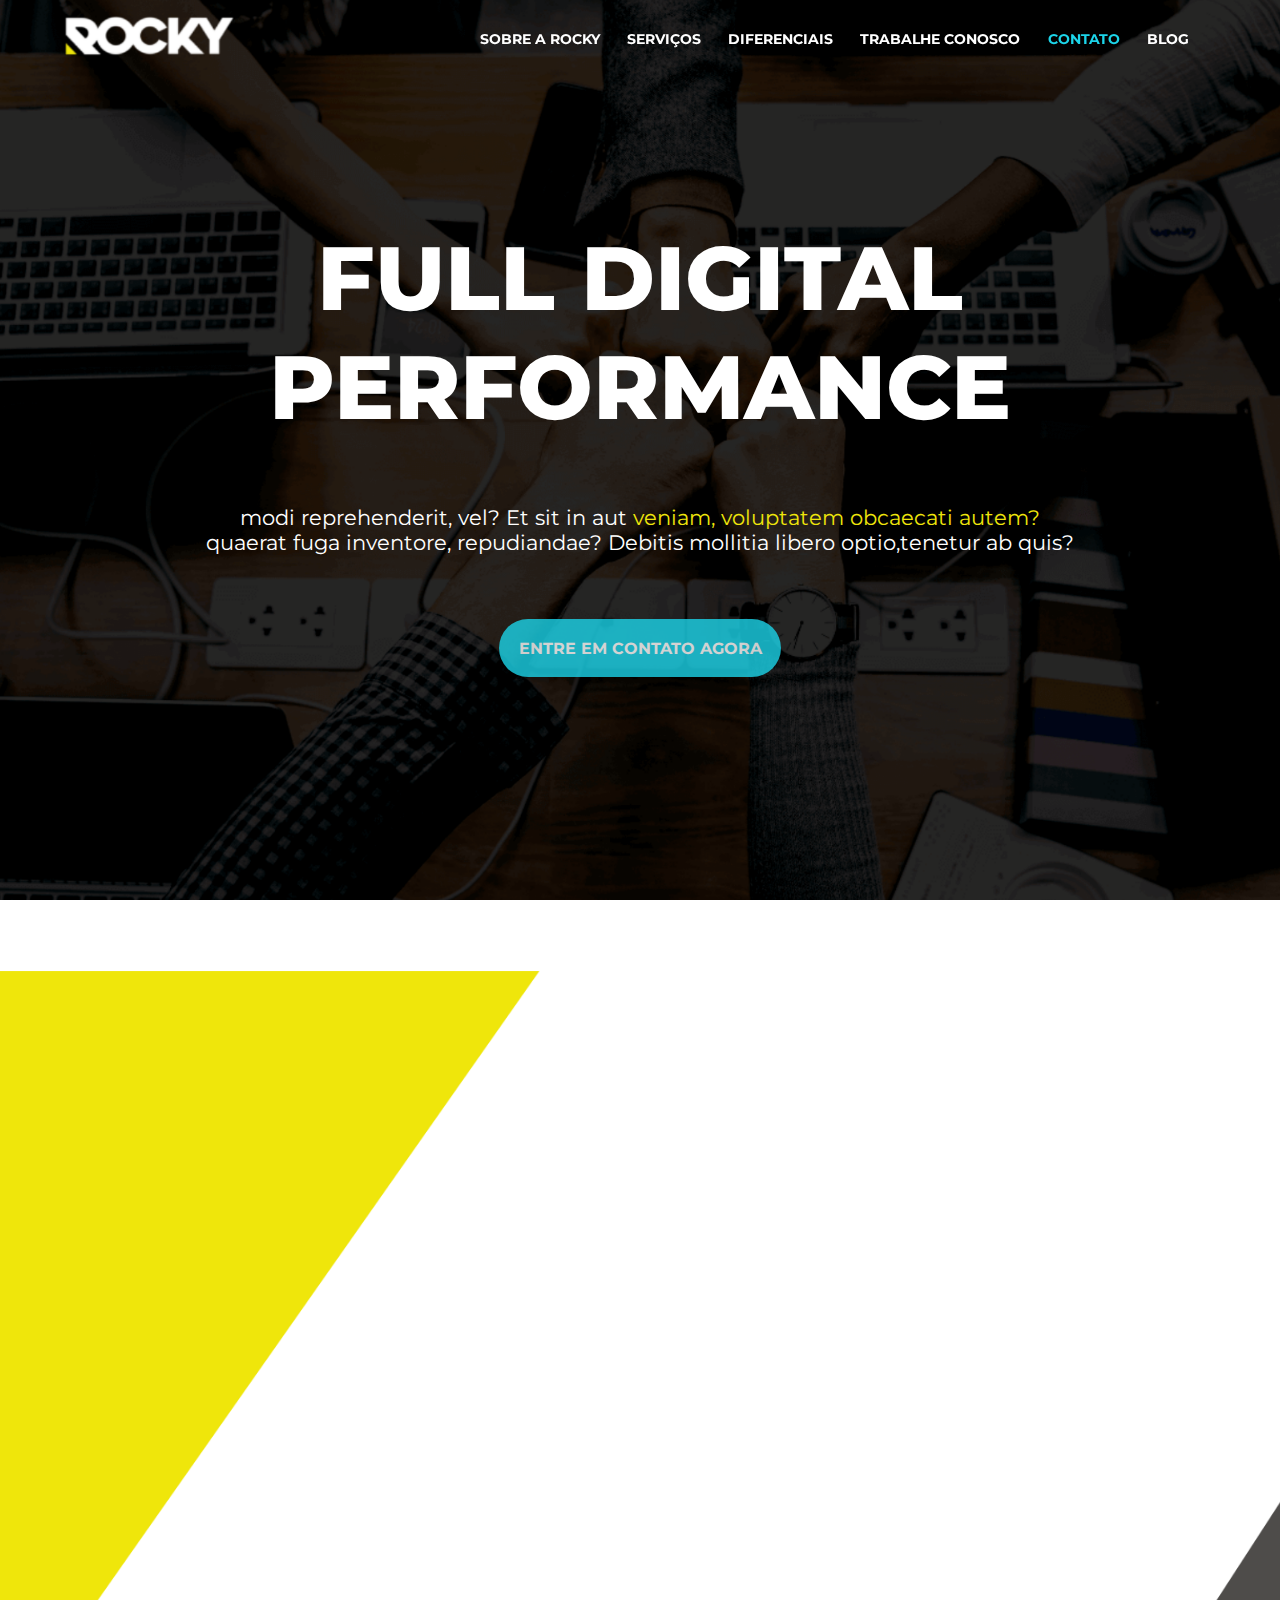
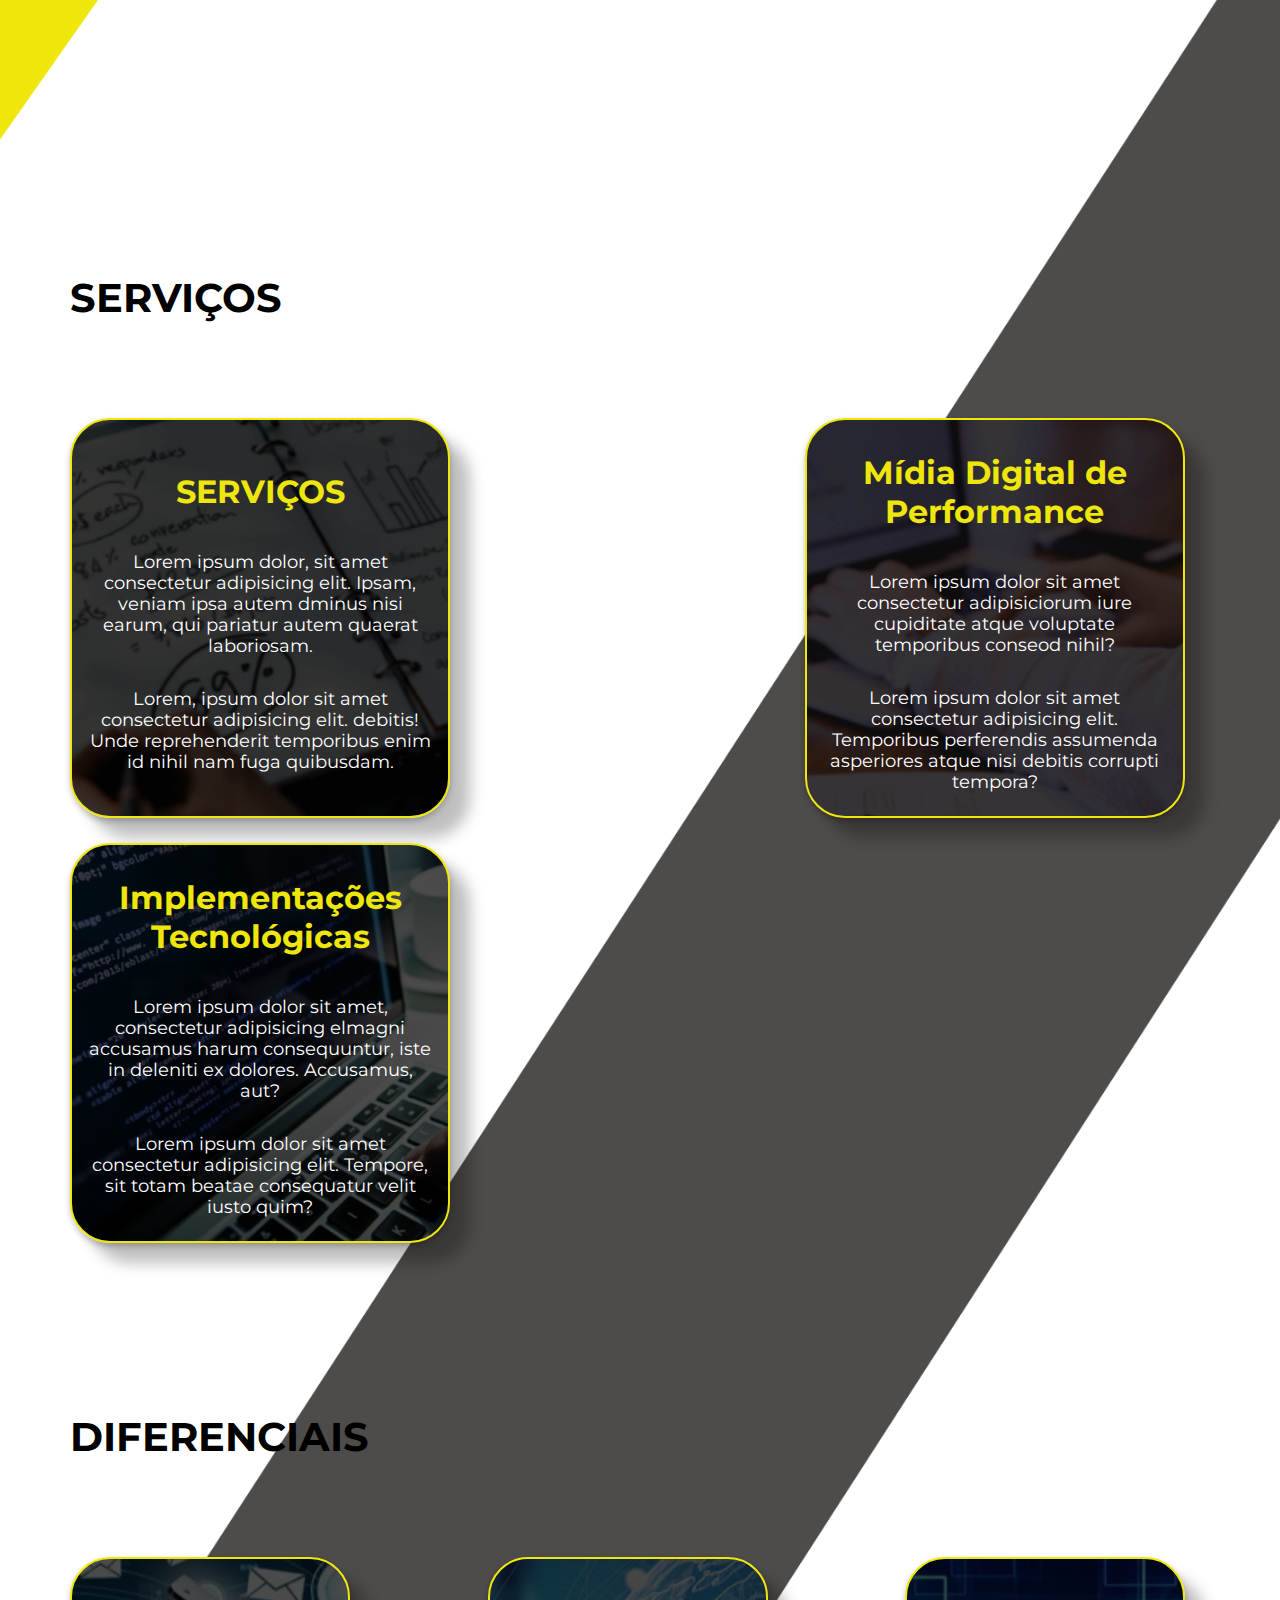
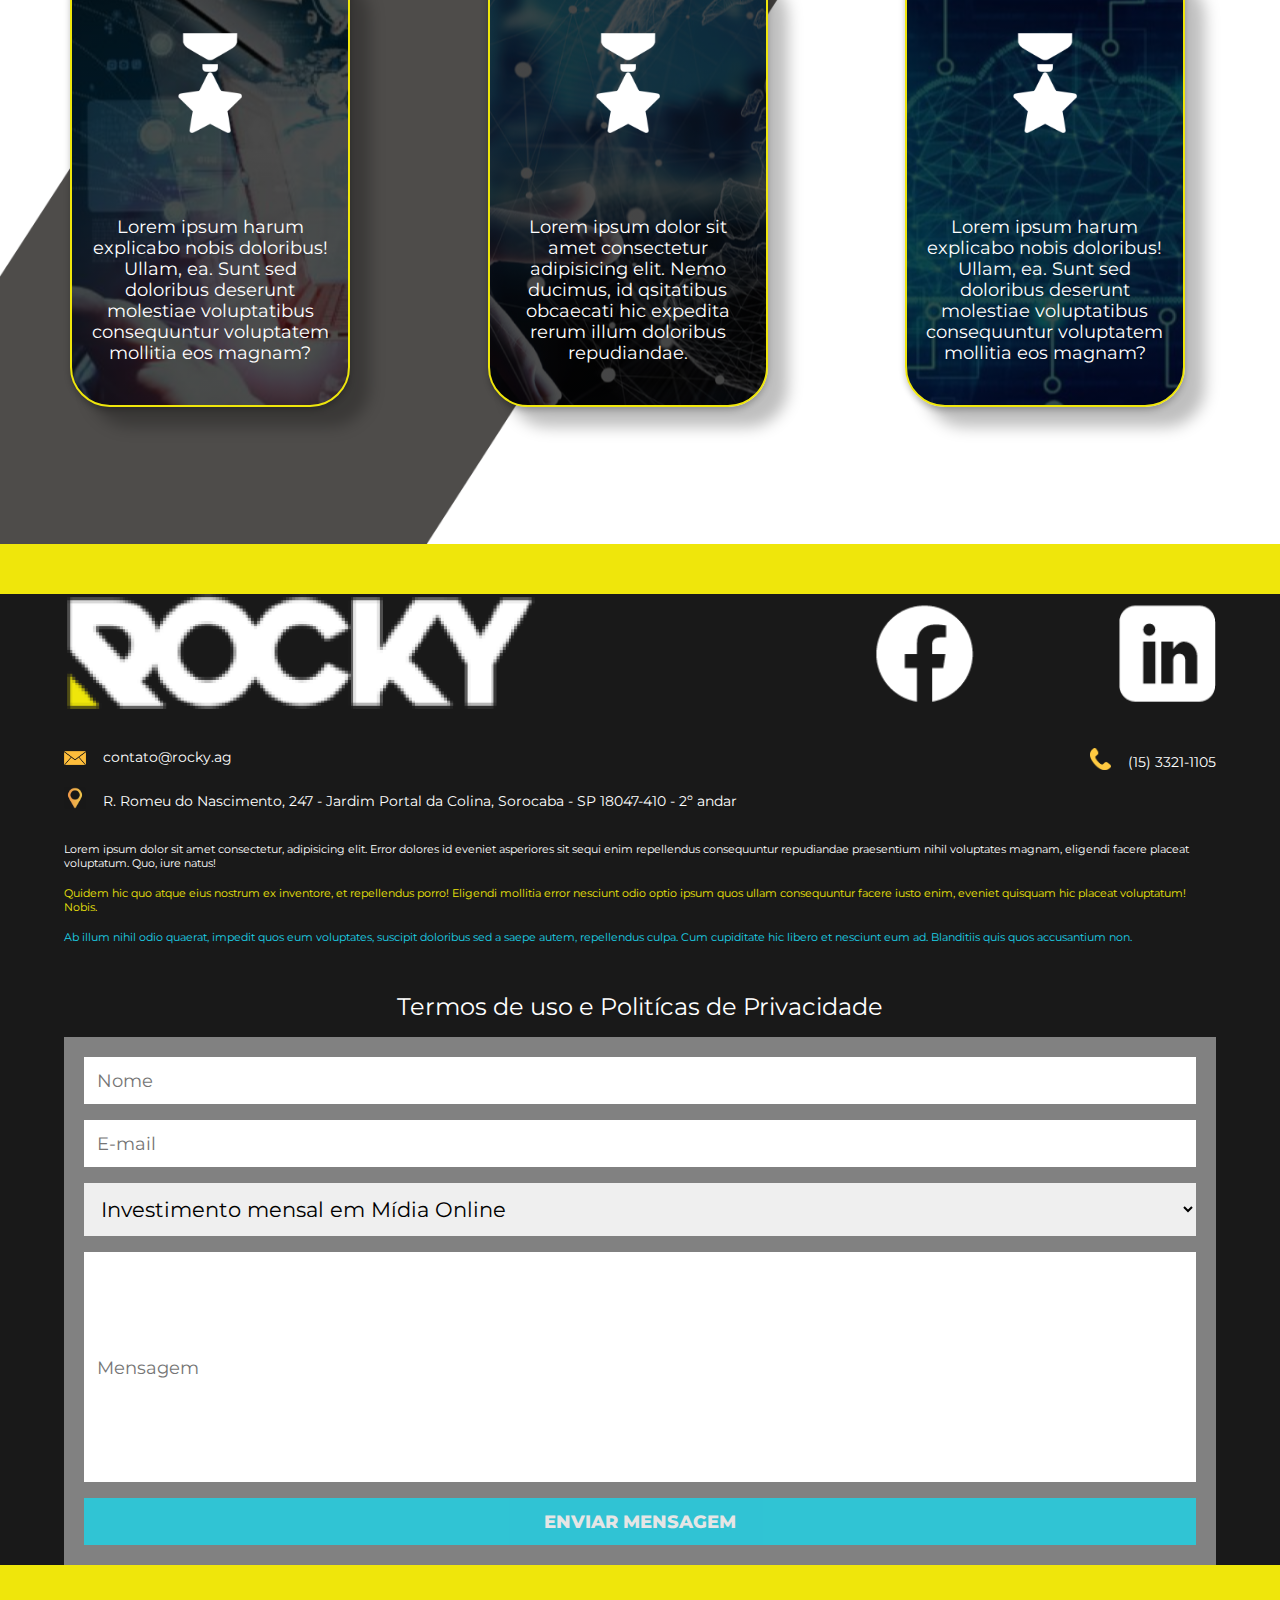
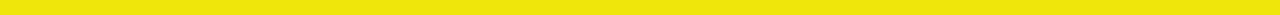
<file: index.html>
<!DOCTYPE html>
<html lang="pt-br">

<head>
    <meta charset="UTF-8">
    <meta http-equiv="X-UA-Compatible" content="IE=edge">
    <meta name="viewport" content="width=device-width, initial-scale=1.0">

    <!-- =========== SEO =========== -->
    <title>Rocky - Digital Marketing with Performance</title>

    <meta name="description" content="Digital Marketing for Companies that want Results.">

    <!-- =========== Favicon =========== -->
    <link rel="icon" href="assets/img/global/favicon.ico" type="image/x-ico">


    <!-- =========== Import CSS files =========== -->
    <link rel="stylesheet" href="assets/css/style.css">
    <link rel="stylesheet" href="assets/css/reset.css">
    <link rel="stylesheet" href="assets/css/responsive.css">

</head>

<body>


    <!-- =========== Menu Hamburguer (Only phone resolution) =========== -->
    <div class="menu__hamburguer">

        <!-- =========== Function open menu hamburguer =========== -->
        <input onclick="ModalMenu.open()" id="menu__hamburguer" type="checkbox">

        <label for="menu__hamburguer">
            <nav class="menu">
                <spam class="hamburguer"></spam>
            </nav>
        </label>

        <!-- === Modal when opening the hamburger menu === -->
        <div class="modal__overlay menu__modal">
            <div class="menu__modal__open">
                <ul>
                    <li id="modal__img"><img onclick="ModalMenu.close()" src="assets/img/global/exit.png" width="50px"
                            alt=""></li>
                    <li><a onclick="ModalMenu.close()" href="#">HOME</a></li>
                    <li><a onclick="ModalMenu.close()" href="#sobre">SOBRE A ROCKY</a></li>
                    <li>
                        <!-- Collapsible when clicking on services-->
                        <button type="button" class="collapsible">SERVIÇOS</button>
                        <div class="collapsible__content">
                            <ul onclick="ModalMenu.close()" id="collapsible__content__description">
                                <li><a href="#servicos">LOREM IPSUM</a></li>
                                <li><a href="#servicos">LOREM IPSUM</a></li>
                                <li><a href="#servicos">LOREM IPSUM</a></li>
                                <li><a href="#servicos">LOREM IPSUM</a></li>
                                <li><a href="#servicos">LOREM IPSUM</a></li>
                            </ul>
                        </div>
                    </li>
                    <li><button type="button" class="collapsible">DIFERENCIAIS</button>
                        <div class="collapsible__content">
                            <ul onclick="ModalMenu.close()" id="collapsible__content__description">
                                <li><a href="#diferenciais">LOREM IPSUM</a></li>
                                <li><a href="#diferenciais">LOREM IPSUM</a></li>
                                <li><a href="#diferenciais">LOREM IPSUM</a></li>
                                <li><a href="#diferenciais">LOREM IPSUM</a></li>
                                <li><a href="#diferenciais">LOREM IPSUM</a></li>
                            </ul>
                        </div>
                    </li>
                    <li><a onclick="ModalMenu.close()" href="#">TRABALHE CONOSCO</a></li>
                    <li><a onclick="ModalMenu.close()" href="#contato">CONTATO</a></li>
                    <li><a onclick="ModalMenu.close()" href="#">BLOG</a></li>
                </ul>
            </div>
        </div>

    </div>

    <!-- =========== Arrow to go back to the beginning =========== -->
    <div class="arrow">
        <a href="#">
            <img class="arrow__up" src="assets/img/mobile/arrow-up" alt="Arrow to go back to the beginning">
        </a>
    </div>
    <!-- =========== Header (Logo Image and Navbar) =========== -->
    <header class="header">
        <div class="header__content container">

            <div class="header__logo">
                <a href="#" title="Link home page">
                    <img id="img-logo" class="header__logo--modify" src="assets/img/web/logo.png" alt="Logo Rocky"
                        width="170" height="40">
                </a>
            </div>

            <ul class="header__menu">
                <li>
                    <a href="#sobre">SOBRE A ROCKY</a>
                </li>
                <li>
                    <a href="#servicos">SERVIÇOS</a>
                </li>
                <li>
                    <a href="#diferenciais">DIFERENCIAIS</a>
                </li>
                <li>
                    <a href="#trabalhe-conosno">TRABALHE CONOSCO</a>
                </li>
                <li>
                    <a href="#contato">CONTATO</a>
                </li>
                <li>
                    <a rel="canonical" href="#" target="_blank">BLOG</a>
                </li>
            </ul>

        </div>
    </header>

    <article>
        <!-- =========== Content initial (Presentation) =========== -->
        <section class="initial ">
            <div class="initial__content">

                <h1 class="initial__title">FULL DIGITAL PERFORMANCE</h1>

                <div class="initial__description">
                    <p>modi reprehenderit, vel? Et sit in aut <span class="initial__description--color">veniam,
                            voluptatem obcaecati autem?</span></p>
                    <p>quaerat fuga inventore, repudiandae? Debitis mollitia libero optio,tenetur ab quis?</p>
                </div>

                <a class="button" href="#contact">ENTRE EM CONTATO AGORA</a>

            </div>
        </section>

        <!-- =========== Content About (Important information about a rocky) =========== -->
        <section id="sobre" data-animation="left" class="about container">

            <h2 class="section__titles">
                SOBRE
            </h2>

            <div class="about__description">
                <p>Lorem ipsum dolor sit amet consectetur adipisicing elit. Commodi quasi ut nam minima cumque
                    perferendis tempore aliquid placeat vel fugiat, odio eum voluptatibus quas praesentium accusamus
                    quibusdam aspernatur ab saepe.
                    Rem nihil explicabo, fuga repellendus minus sequi adipisci quae alias laboriosam distinctio
                    eaque minima, nam earum! Voluptas quo iure sapiente laudantium iste magnam, dolorem repudiandae,
                    quia dolores, tempore nesciunt assumenda.</p>

                <p><strong>Nam, aliquid dignissimos. Totam ad, reiciendis ab voluptas autem illo dignissimos sit eaque
                        repellendus obcaecati. Laudantium rem qui fugiat, aspernatur eligendi ratione excepturi
                        facilis distinctio dolor aut error eveniet repellat!
                        Porro officiis, nihil sunt, consectetur quos debitis sed suscipit alias, dolorem magnam
                        explicabo! Dolorem odio et ipsum, maiores, in fugit blanditiis animi sed error voluptatibus
                        harum quia amet debitis quo?</strong></p>

                <p> Tenetur fugit optio, repellat exercitationem, obcaecati ut provident reprehenderit aperiam natus
                    laboriosam quibusdam quod. Pariatur, mollitia? Quisquam repellendus nisi vitae molestiae,
                    explicabo magnam rem dolorum enim ducimus alias cupiditate minus?
                    Blanditiis, rerum exercitationem. Quia adipisci delectus aut, cupiditate tempore dolorum animi
                    totam corporis perspiciatis nobis est quae placeat. Aspernatur fugiat perspiciatis perferendis,
                    sint qui sit voluptate quae corrupti sequi inventore?</p>
            </div>
        </section>

        <!-- =========== Content Services (Presentation of some services) =========== -->
        <section id="servicos" class="services container">

            <h2 class="section__titles">
                SERVIÇOS
            </h2>

            <div class="services__container ">
                <div class="row">

                    <!-- Cover letters with your description -->
                    <div class="row__card__services row__services__one">

                        <h3 class="card__title">
                            SERVIÇOS
                        </h3>

                        <p class="card__description">Lorem ipsum dolor, sit amet consectetur adipisicing elit. Ipsam,
                            veniam ipsa autem dminus nisi earum, qui pariatur autem quaerat laboriosam.</p>
                        <p class="card__description">Lorem, ipsum dolor sit amet consectetur adipisicing elit. debitis!
                            Unde reprehenderit temporibus enim id nihil nam fuga quibusdam.</p>
                    </div>

                    <div class="row__card__services row__services__two">
                        <h3 class="card__title">
                            Mídia Digital de Performance
                        </h3>

                        <p class="card__description">Lorem ipsum dolor sit amet consectetur adipisiciorum iure cupiditate
                            atque voluptate temporibus conseod nihil?</p>
                        <p class="card__description">Lorem ipsum dolor sit amet consectetur adipisicing elit. Temporibus
                            perferendis assumenda asperiores atque nisi debitis corrupti tempora?</p>
                        </p>
                    </div>

                    <div class="row__card__services row__services__three">

                        <h3 class="card__title">
                            Implementações Tecnológicas
                        </h3>

                        <p class="card__description">Lorem ipsum dolor sit amet, consectetur adipisicing elmagni accusamus harum
                            consequuntur, iste in deleniti ex dolores. Accusamus, aut?</p>
                        <p class="card__description">Lorem ipsum dolor sit amet consectetur adipisicing elit. Tempore,
                            sit totam beatae consequatur velit iusto quim?</p>
                    </div>

                </div>
            </div>
        </section>

        <!-- =========== Content Differentials (Differential points in the company) =========== -->
        <section id="diferenciais" class="diferentails container">

            <h2 class="section__titles">
                DIFERENCIAIS
            </h2>


            <div class="services__container">
                <div class="row">

                    <!-- Differential letter with its description -->
                    <div class="row__card__diferentails row__differentials__one">
                        <img class="medal-icon" src="assets/img/global/medal.png" alt="Medal Icon">

                        <p class="card__description">Lorem ipsum harum explicabo nobis doloribus! Ullam, ea. Sunt sed
                            doloribus deserunt molestiae voluptatibus consequuntur voluptatem mollitia eos magnam?</p>

                    </div>
                    <div class="row__card__diferentails row__differentials__two">
                        <img class="medal-icon" src="assets/img/global/medal.png" alt="Medal Icon">

                        <p class="card__description">Lorem ipsum dolor sit amet consectetur adipisicing elit. Nemo
                            ducimus, id qsitatibus obcaecati hic expedita rerum illum doloribus repudiandae.</p>

                    </div>
                    <div class="row__card__diferentails row__differentials__three">
                        <img class="medal-icon" src="assets/img/global/medal.png" alt="Medal Icon">

                        <p class="card__description">Lorem ipsum harum explicabo nobis doloribus! Ullam, ea. Sunt sed
                            doloribus deserunt molestiae voluptatibus consequuntur voluptatem mollitia eos magnam?</p>

                    </div>
                </div>
            </div>
        </section>

        <!-- =========== Footer (Contacts and a form) =========== -->
        <section id="contato" class="footer ">
            <div id="yellow"></div>

            <!-- =========== Location and contact information =========== -->
            <div class="footer__contacts container">
                <img src="assets/img/global/logo-facebookAndLinkedin.png" alt="Logo Rocky">

                <div class="footer__content__contact">
                    <div class="footer__localization">
                        <div class="footer__email__telephone">

                            <div class="footer__email">
                                <img src="assets/img/global/email.png" style="width: 1.4rem;" alt="Icon email">
                                <span>contato@rocky.ag</span>
                            </div>

                            <div class="footer__number">
                                <img src="assets/img/global/telephone.png " style="width: 1.3rem;" alt="Icon Telephone">
                                <span>(15) 3321-1105</span>
                            </div>

                        </div>
                        <div class="footer__gps">
                            <img src="assets/img/global/gps.png" style="width: 1.4rem;" alt="Icon Gps">
                            <span>R. Romeu do Nascimento, 247 - Jardim Portal da Colina, Sorocaba - SP 18047-410 - 2º
                                andar</span>
                        </div>

                    </div>
                    <div class="footer__texts">
                        <p>Lorem ipsum dolor sit amet consectetur, adipisicing elit. Error dolores id eveniet asperiores
                            sit
                            sequi enim repellendus consequuntur repudiandae praesentium nihil voluptates magnam,
                            eligendi
                            facere placeat voluptatum. Quo, iure natus!</p>

                        <p class="contats__descrtiption--yellow">Quidem hic quo atque eius nostrum ex inventore, et
                            repellendus porro! Eligendi mollitia error nesciunt odio optio ipsum quos ullam consequuntur
                            facere iusto enim, eveniet quisquam hic placeat voluptatum! Nobis.</p>

                        <p class="contats__descrtiption--blue">Ab illum nihil odio quaerat, impedit quos eum voluptates,
                            suscipit doloribus sed a saepe autem, repellendus culpa. Cum cupiditate hic libero et
                            nesciunt
                            eum ad. Blanditiis quis quos accusantium non.</p>

                        <p class="contats__termos"><a rel="canonical" href="#">Termos de uso e Politícas de
                                Privacidade</a></p>

                    </div>
                </div>
            </div>

            <!-- =========== Form =========== -->
            <div id="contact" class="footer__form">

                <form class="form__content" method="post" action="">
                    <input id="nome" type="text" required name=nome placeholder="Nome" />
                    <input id="email" type="text" required name=email placeholder="E-mail">
                    <select name="checkbox-phase" class="form__select" aria-invalid="false" id="">
                        <option value> Investimento mensal em Mídia Online</option>
                        <option value="De R$ 0 a R$ 49.999,99">De R$ 0 a R$ 50.000,00</option>
                        <option value="Entre R$ 50.000,00 a R$ 99.999,99">Entre R$ 50.000,00 a R$ 99.999,99</option>
                        <option value="Entre R$ 100.000,00 a R$ 199.999,99">Entre R$ 100.000,00 a R$ 199.999,99</option>
                        <option value="Mais de R$ 200.000,00">Mais de R$ 200.000,00</option>
                    </select>
                    <input type="text" type="text" required name=mensagem placeholder="Mensagem">
                    <input id="form__button" type="submit" value="ENVIAR MENSAGEM">
                </form>

            </div>
            <div id="yellow"></div>
        </section>

    </article>

    <!-- =========== Import JavaScript files =========== -->
    <script type="text/javascript" src="script/script.js"></script>
</body>

</html>
</file>
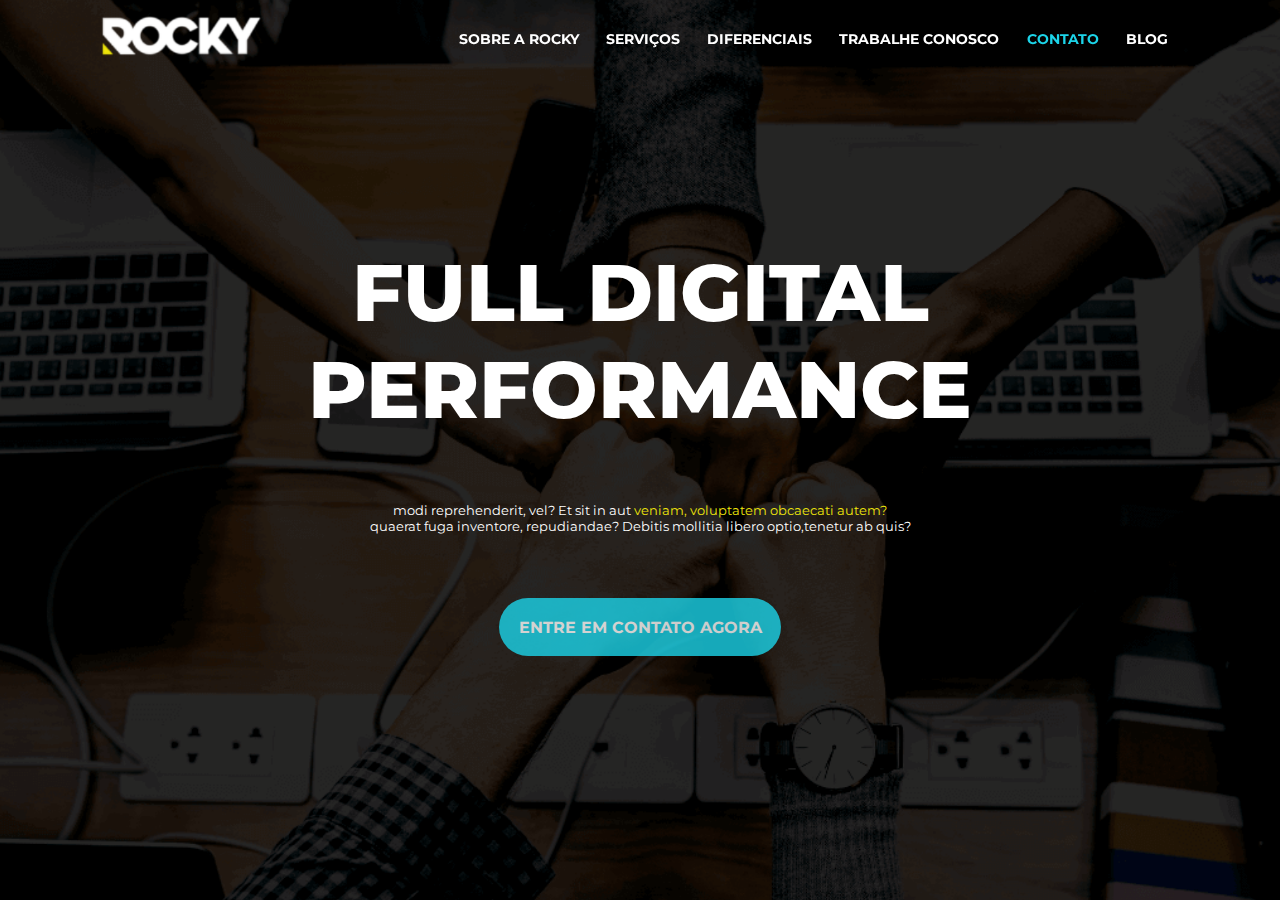
<file: pages/index.html>
<!DOCTYPE html>
<html lang="pt-br">

<head>
    <meta charset="UTF-8">
    <meta http-equiv="X-UA-Compatible" content="IE=edge">
    <meta name="viewport" content="width=device-width, initial-scale=1.0">


    <!-- -->
    <title>Rocky - Digital Marketing with Performance</title>

    <meta name="description" content="Digital Marketing for Companies that want Results.">

    <!-- =========== Import font =========== -->
    <link rel="preconnect" href="https://fonts.gstatic.com">
<link href="https://fonts.googleapis.com/css2?family=Montserrat:wght@400;700;800&display=swap" rel="stylesheet">

<!-- =========== Import CSS file =========== -->
    <link rel="stylesheet" href="../css/style.css">

</head>

<body>

<!-- =========== Header (Logo Image and Navbar) =========== -->
    <header>

        <div class="header-content container">
            <div class="container-logo">
                <a href="#" title="Link home page">
                    <img src="../img/web/logo.png" alt="Logo Rocky" width="160" height="40">
                </a>
            </div>
    
            <ul class="container-menu">
                <li>
                    <a href="#sobre">SOBRE A ROCKY</a>
                </li>
                <li>
                    <a href="#servicos">SERVIÇOS</a>
                </li>
                <li>
                    <a href="#diferenciais">DIFERENCIAIS</a>
                </li>
                <li>
                    <a href="#trabalhe-conosno">TRABALHE CONOSCO</a>
                </li>
                <li>
                    <a href="#contato">CONTATO</a>
                </li>
                <li>
                    <a href="#blog">BLOG</a>
                </li>
            </ul>
        </div>
        
    </header>

<!-- =========== Content initial =========== -->
    <section class="initial" style="background-image: url('/img/web/s1 ft1.png'); ">

        <div class="container">

            <h2 class="initial-title">FULL DIGITAL PERFORMANCE</h2>
            <div class="initial-description">
                <p>modi reprehenderit, vel? Et sit in aut <span class="initial-description-color">veniam, voluptatem obcaecati autem?</span></p>
                <p>quaerat fuga inventore, repudiandae? Debitis mollitia libero optio,tenetur ab quis?</p>
            </div>
            <a class="initial-button" href="#">ENTRE EM CONTATO AGORA</a>
        </div>

    </section>

    <!-- =========== Import JavaScript file =========== -->

</body>

</html>
</file>
<file: assets/css/style.css>
/*================= Import CSS files Responsiveness =================*/
@import url('header.css');
@import url('footer.css');

/*================= Variables Collors =================*/
:root {
    --lightblue: #1cd4e9;
    --yellow: #EFE60B;
}

/* 
    Order of attributes

    .selector {
        Positioning (Position)

        Display & Box Model (Display)

        Color (Color/Background)

        Text (Font-size)

        Orthers (Transition)
*/

html {
    scroll-behavior: smooth;
}

body {
    background-image: url(../img/web/bg.png);
    background-size: cover;
    background-position: center;
}

/* Configuring responsiveness to all containers */
.container {
    margin: 0 5vw;
    max-width: 1500px;
}

article {
    display: flex;
    flex-direction: column;
    justify-content: center;
    align-items: center
}

/*================= Section Initial =================*/
.initial {
    position: relative;
    
    display: flex;
    justify-content: center;
    align-items: center;
    text-align: center;
    height: 100vh;
    margin-bottom: 1rem;
    
    background: url(../img/web/s1\ ft1.png) no-repeat  50% 0;
    background-size: cover;
    color: #ffffff;
}

.initial__title {
    font-weight: 800;
    font-size: 7vw;

    animation: AnimationLeftToRight 1s 1s 1;
}

.initial__description {
    margin: 4rem 1rem 0 ;

    font-size: calc(0.5em + 1vw);
    
    animation: AnimationRightToLeft 1s 1s 1;
}

.initial__description--color {
    color: var(--yellow);
}

/*================= Button initial (CONTATO) =================*/
.button {
    display: inline-block;
    
    padding: 1.2rem;
    margin-top: 4rem;
    border-radius: 50px;
    text-decoration: none;
    
    background: var(--lightblue);
    color: white;
    
    font-weight: 700;

    opacity: 0.8;
    animation: AnimationDownToUp 1s 1s 1;
}

    .button:hover {
        border: .5rem solid;
        border-color: var(--yellow);
        opacity: 1;
        transition: 0.5s;
    }

/*================= Titles of each session =================*/
.section__titles {
    margin-bottom: 6rem;
    margin-top: 4rem;

    font-weight: 700;
    font-size: 2.5rem;
}

/*================= About the company =================*/
.about__description {
    padding: 2rem;
    border: 1px solid;
    
    background-color: white;

    animation: AnimationLeftToRight 1s 1s 1;
    box-shadow: 0px 0px 20px 1px rgba(0,0,0,0.43);
}

    .about__description p {
        padding: 1rem;

        font-size: 1.5rem;
    }

/*================= About animation =================*/
[data-animation] {
    opacity: 0;
    transition: 1.5s;
}

[data-animation="left"] {
    transform: translate3d(-100vw, 0px, 0px);
}

[data-animation].animate {
    opacity: 1;
    transform: translate3d(0px , 0px, 0px);
}

/*================= Company services =================*/
.services {
    width: 89vw;
}

.services__container {
    text-align: center;
}

/*================= Services and Differentials card =================*/
.row {
    display: flex;
    flex-wrap: wrap;
    justify-content: space-between;

    margin-bottom: 5rem;
}


.row__card__services {
    display: flex;
    flex-direction: column;
    align-items: center;
    justify-content: center;
    
    width: 40vw;
    max-width: 380px;
    height: 40vh;
    min-height: 400px;
    margin: 0 25px 25px 0;
    border-radius: 40px;
    border: 2px solid var(--yellow);
    
    background-position: center center;
    
    text-align: center;
    
    box-shadow: 20px 20px 15px rgba(0, 0, 0, 0.253), 0 3px 6px rgba(0,0,0,0.24);
    transition:.2s all; 
}
  
    .row:hover .row__card__services{
        opacity:.5;
        filter:blur(3px);
        transform: scale(.98);
        box-shadow:none;
    }

    .row:hover .row__card__services:hover{
        opacity:1;
        transform:scale(1);
        filter:blur(0px);
        box-shadow:0 8px 20px 0px rgba(0,0,0,0.125);
    }

.row__card__diferentails {
    display: flex;
    flex-direction: column;
    justify-content: space-around;
    align-items: center;
    
    width: 40vw;
    max-width: 280px;
    height: 450px;
    margin: 0 25px 25px 0;
    border-radius: 40px;

    border: 2px solid var(--yellow);
    
    background-position: center center;
    
    text-align: center;

    box-shadow: 20px 20px 15px rgba(0, 0, 0, 0.253), 0 3px 6px rgba(0,0,0,0.24);
    transition: all 0.3s cubic-bezier(.25,.8,.25,1);
  }
  
    .row__card__diferentails:hover{
        border-top-left-radius: 10px;
        border-bottom-left-radius: 10px;
        animation-name: CardBorder;
        animation-duration: .25s;
      
        border-left: 15px solid var(--yellow);
        box-shadow: 0 14px 28px rgba(0,0,0,0.25), 0 10px 10px rgba(0,0,0,0.22);
    }

.row__services__one {
    background-image: url(../img/web/s3\ ft1.png);
}

.row__services__two {
    background-image: url(../img/web/s3\ ft2.png)
}

.row__services__three {
    background-image: linear-gradient(rgba(0,0,0,0.7), rgba(0,0,0,0.7)), url(../img/web/s3\ ft3.png)
}

.card__title {
    padding: 1.5rem;

    font-weight: 700;
    font-size: 2rem;

    color: var(--yellow);
}

.card__description {
    padding: 1rem;

    font-weight: 400;
    font-size: 1.1rem;

    color: white;
}

/*================= Company Differentials =================*/
.diferentails {
    width: 89vw;
    margin-bottom: 2rem;
}

.medal-icon {
    width: 100px;
    padding: 3rem 0 1rem 0;
}

.row__differentials__one {
    background-image: linear-gradient(rgba(0,0,0,0.7), rgba(0,0,0,0.7)), url(../img/web/s4\ ft1.png)
}
.row__differentials__two {
    background-image: linear-gradient(rgba(0,0,0,0.7), rgba(0,0,0,0.7)), url(../img/web/s4\ ft2.png)
}
.row__differentials__three {
    background-image: linear-gradient(rgba(0,0,0,0.7), rgba(0,0,0,0.7)), url(../img/web/s4\ ft3.png)
}


/*================= Animation Content Initial =================*/

/* Text principal (FULL DIGITAL PERFORMANCE */
@keyframes AnimationLeftToRight{
    0%{
        transform: translate(-100vw)
    }
        
    100%{
        transform: translate(0)
    }
}

/* Description (Lorem) */
@keyframes AnimationRightToLeft{
    0%{
        transform: translate(100vw)
    }
        
    100%{
        transform: translate(0)
    }
}

/* Button (ENTRE EM CONTATO AGORA) */
@keyframes AnimationDownToUp{
    0%{
        transform: translateY(100vh)
    }
        
    100%{
        transform: translate(0)
    }
}

/*================= Animation Card =================*/
@keyframes CardBorder {
    0%   {border-left: 1px solid #ffffff;}
    25%  {border-left: 5px solid rgb(241, 241, 110)}
    50%  {border-left: 10px solid rgb(255, 255, 76)}
    100% {border-left: 15px solid var(--yellow)}
}
</file>
<file: assets/css/responsive.css>
@media only screen and (max-width: 768px) {
    /*================= HEADER =================*/
    /* Removing header web*/
    .header__menu, .header__logo--web{
        display: none;
    }
    
    .header__movescroll {
        display: none;
    }
    
    .header {
        position: absolute;
    }

    /* Putting mobile menu */
    .menu {
        display: block;
        z-index: 2;
    }
    
    .menu__modal__open {
        width: 400px;
    }

    .menu__modal__open li,
    .menu__modal__open button {
        font-size: 2rem;
    }
    
    menu__modal__open button {
        font-size 2rem;
    }
    /* Adjusting the logo photo */
    .header__logo--modify {
        display: block;
        width: 170px;
        height: 40px;
        margin: 0.2rem auto;
        padding: 20px;

        background: url(../img/mobile/logo.png) center center no-repeat;

        text-align: center;
    }

    /*Setting arrow to return to the beginning*/
    .arrow {
        position: absolute;
    }
    .arrow__up {
        display: block;
        z-index: 1;
    }

    /*================= About descripition =================*/
    .about__description p {
        padding: 0.5rem;

        font-size: calc(0.8em + 1vw);;
    }

   

    /*================= Titles of each session =================*/
    .section__titles{
        margin: 4rem 0;
    }
	
    /*================= Services and Differentials card =================*/
    .row{
        display: block;
    }

    /*Adjusting the cards on the screen*/
    .row__card__services, .row__card__diferentails {
        width: 90vw;
        max-width: 700px;
        height: 55vh;
        max-height: 700px;
        margin: 30px 0;
        
        background-size: 1000px;

        font-size: 1.6rem;
    }

    /*Changing the photos on the services card*/
    .row__services__one {
        background-image: url(../img/mobile/s3\ ft1.png);
    }
    .row__services__two {
        background-image: url(../img/mobile/s3\ ft2.png);
    }
    .row__services__three {
        background-image: linear-gradient(rgba(0,0,0,0.7), rgba(0,0,0,0.7)), url(../img/mobile/s3\ ft3.png);
    }
    
    
    /*Changing the photos on the differentials card*/
    .row__differentials__one {
        background-image: linear-gradient(rgba(0,0,0,0.7), rgba(0,0,0,0.7)), url(../img/mobile/s4\ ft1.png);
    }
    .row__differentials__two {
        background-image: linear-gradient(rgba(0,0,0,0.7), rgba(0,0,0,0.7)), url(../img/mobile/s4\ ft2.png)
    }
    .row__differentials__three {
        background-image: linear-gradient(rgba(0,0,0,0.7), rgba(0,0,0,0.7)), url(../img/mobile/s4\ ft3.png)
    }
    
    .medal-icon {
        width: 120px;
    }
    
    /*Changing informations card*/
    .card__title {
        margin: 1rem;
        padding: 0.5rem;
        
        font-size: calc(1.5em + 1vw);
    }

    .card__description {
        padding: 1rem;
        
        font-size: calc(0.7em + 1vw);
    }

    /*================= Footer =================*/

    /*Footer Contacts*/
    .footer__contacts, .footer__form {
        width: 100%;
        margin: 0;

        padding: 1.5rem;
    }

        .footer__contacts > span p{
            font-size: 1.4rem;
        }

    .footer__email, 
    .footer__number {
        display: inline;
        margin-top: 1rem;

        font-size: 1.2rem;
    }

    .footer__gps {
        display: flex;
        font-size: 1.2rem;
    }

        .footer__gps img {
            height: 23px;
        }

    .footer__form {
        width: 100%;
    }

    /*Footer Form*/
    #form__button {
        opacity: 1;
    }
    
    .form__content input{
        display:flex;
        flex-direction: column;
        width: 100%;
        padding: 25px;

        font-size: 1.5rem;

        box-sizing: border-box;
    }

        .form__content input:nth-child(4) {
            height: 330px;
        }

        .form__content input:focus{
            border-left: 1rem solid #EFE60B;
            transition: .5s;
        }

    .form__select {
        margin: 1rem 0;
    }
    
}

@media only screen and (min-width: 1330px) { 
    
    /*================= Footer =================*/
    /*Footer contact*/
    .footer__form, .footer__contacts {
        max-width: 500px;
        max-height: 800px;
        margin-top: 2rem;
    }
   
        .footer__content__contact p {
            margin-bottom: 3rem;
            
            font-size: 1.2rem;
        }

        .footer__localization span {
            font-size: 1.4rem;
        }

    /*Footer Form*/
    .footer__form {
        margin-left: 10vw;
    }
    
    .form__content input{
        padding: 20px;
        font-size: 1.5rem;
    }
    
    .form__content input+input {
        margin-top: 2.5rem;
    }
    .form__content input:nth-child(4) {
        height: 20rem;
    }

    .form__select {
        margin: 2rem 0;
        padding: 20px;
    }

    .form__content input:focus{
        border-left: 1rem solid #EFE60B;
        transition: .5s;
    }
}
</file>
<file: css/style.css>
/*================= Collors =================*/
:root {
    --lightblue: #1cd4e9;
    --yellow: #EFE60B;
}

/*================= Reset =================*/
* {
    padding:0;
    margin:0;
    list-style:none;
    font-family: 'Montserrat', sans-serif;
}

@media (max-width: 700px) {
    html {
        font-size: 0.8rem;
        transition: 1.5s;
    }
}

/* Configuring responsiveness to all containers */

.container {
	margin: 0 30px;
}


@media (min-width: 750px) {
	.container {
		margin: 0 65px;
    }
}


@media (min-width: 1200px) {
	.container {
		margin: 0 85px;
	}
}

@media (min-width: 1400px) {
	.container {
		margin: 0 calc((100vw - 1192px) / 2);
	}
}

/*================= Header =================*/
 
header {
    position: fixed;
    width: 100vw;
    z-index: 999;
}

.header-content {
    display: flex;
    align-items: center;
    justify-content: center;
}
.header-content .container-logo {
    margin: 1rem;
    flex-grow: 2;
}

.header-content .container-menu {
    display: flex;
    flex-wrap: wrap;
    justify-content: space-between;
}

.header-content .container-menu a {
	color: #ffffff;
	text-decoration: none;
    font-weight: 700;
    font-size: 0.9rem;

    padding-right: 1.7rem;
}

/*================= LINK CONTATO =================*/
.header-content .container-menu > li:nth-child(5) a {
    color: var(--lightblue);
}

.header-content .container-menu > li:nth-child(5) a:hover {
    color: white;
    background-color: var(--lightblue);

    padding: 10px 10px;
    margin: 0rem 1rem 0rem 0rem;

    border-radius: 50px;
    transition: 0.5s;
}

/*================= Section Initial =================*/

.initial {
    background-position: 50% 0;
    color: #ffffff;

    display: flex;
    position: relative;

    margin-bottom: 1rem;
    height: 100vh;

    align-items: center;
    text-align: center;
}

.initial .initial-title {
    font-weight: 800;
    font-size: 5rem;
    animation: initialTitle 1s 1s 1;
}

@media (max-width: 700px) {
    .initial .initial-title {
        font-size: 4rem;
    }
}

 @keyframes initialTitle{
    0%{
        transform: translate(-100vw)
    }
        
    100%{
        transform: translate(0)
    }
}

.initial .initial-description {
    margin-top: 4rem;

    font-size: small;
}

.initial .initial-description-color {
    color: var(--yellow);
}

/*================= BUTTON CONTATO =================*/
.initial .initial-button {
    text-decoration: none;
    font-weight: 700;
    background: var(--lightblue);
    color: white;

    display: inline-block;
    padding: 1.2rem;
    margin-top: 4rem;

    border-radius: 50px;
    opacity: 0.8;
}

.initial .initial-button:hover {
    opacity: 1;
    transition: 0.5s;
}
</file>
